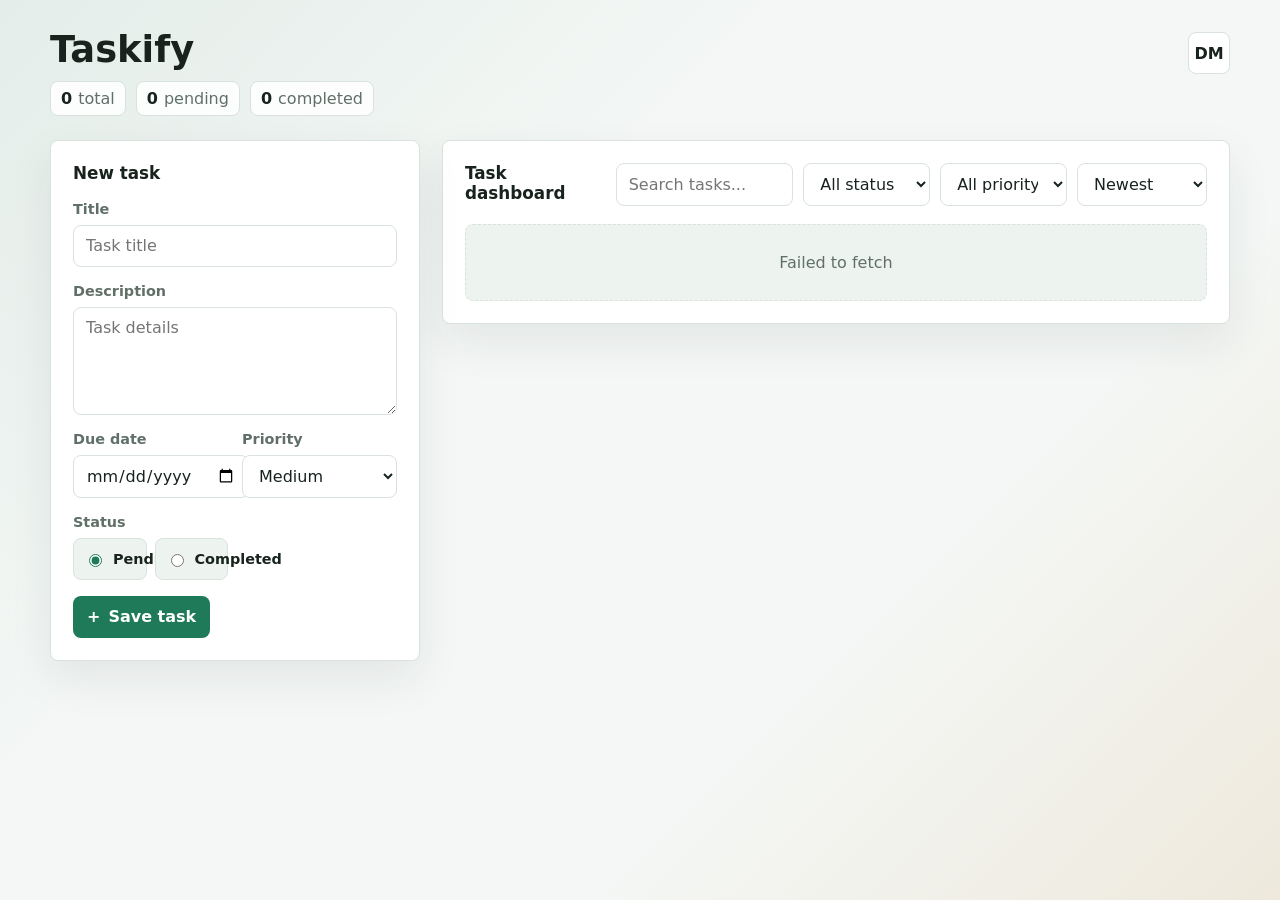
<file: index.html>
<!DOCTYPE html>
<html lang="en">
<head>
    <meta charset="UTF-8" />
    <meta name="viewport" content="width=device-width, initial-scale=1.0" />
    <title>Taskify</title>
    <link rel="stylesheet" href="styles.css" />
</head>
<body>
    <div class="app-shell">
        <header class="app-header">
            <div class="brand-block">
                <h1>Taskify</h1>
                <div class="header-metrics" aria-label="Task summary">
                    <span><strong id="metric-total">0</strong> total</span>
                    <span><strong id="metric-pending">0</strong> pending</span>
                    <span><strong id="metric-completed">0</strong> completed</span>
                </div>
            </div>
            <button id="toggle-theme" class="icon-button theme-toggle" type="button" aria-label="Toggle dark mode" title="Toggle dark mode">
                <span aria-hidden="true">DM</span>
            </button>
        </header>

        <main>
            <section class="task-form-panel">
                <div class="panel-heading">
                    <h2 id="form-title">New task</h2>
                </div>
                <form id="task-form" novalidate>
                    <div class="form-group">
                        <label for="title">Title</label>
                        <input type="text" id="title" name="title" placeholder="Task title" required />
                    </div>
                    <div class="form-group">
                        <label for="description">Description</label>
                        <textarea id="description" name="description" rows="4" placeholder="Task details"></textarea>
                    </div>
                    <div class="form-row">
                        <div class="form-group">
                            <label for="due_date">Due date</label>
                            <input type="date" id="due_date" name="due_date" />
                        </div>
                        <div class="form-group">
                            <label for="priority">Priority</label>
                            <select id="priority" name="priority" required>
                                <option value="Medium">Medium</option>
                                <option value="Low">Low</option>
                                <option value="High">High</option>
                            </select>
                        </div>
                    </div>
                    <div class="form-row">
                        <div class="form-group status-group">
                            <label>Status</label>
                            <div class="status-options">
                                <label><input type="radio" name="status" value="Pending" checked /> Pending</label>
                                <label><input type="radio" name="status" value="Completed" /> Completed</label>
                            </div>
                        </div>
                    </div>
                    <div class="form-actions">
                        <button type="submit" id="submit-btn" class="btn btn-primary">
                            <span aria-hidden="true">+</span>
                            Save task
                        </button>
                        <button type="button" id="cancel-edit" class="btn btn-secondary hidden">Cancel edit</button>
                    </div>
                    <div id="form-error" class="form-error hidden" role="alert"></div>
                </form>
            </section>

            <section class="task-list-panel">
                <div class="panel-heading panel-heading-row">
                    <h2>Task dashboard</h2>
                    <div class="filters">
                        <input id="search-input" type="search" placeholder="Search tasks..." />
                        <select id="filter-status">
                            <option value="all">All status</option>
                            <option value="Pending">Pending</option>
                            <option value="Completed">Completed</option>
                        </select>
                        <select id="filter-priority">
                            <option value="all">All priority</option>
                            <option value="Low">Low</option>
                            <option value="Medium">Medium</option>
                            <option value="High">High</option>
                        </select>
                        <select id="sort-tasks">
                            <option value="createdAt-desc">Newest</option>
                            <option value="createdAt-asc">Oldest</option>
                            <option value="dueDate-asc">Due soon</option>
                            <option value="dueDate-desc">Due latest</option>
                            <option value="priority-desc">High priority</option>
                            <option value="title-asc">Title A-Z</option>
                        </select>
                    </div>
                </div>
                <div id="task-count" class="task-count"></div>
                <div id="task-list" class="task-list" aria-live="polite"></div>
            </section>
        </main>
    </div>
    <script src="app.js"></script>
</body>
</html>
</file>
<file: styles.css>
:root {
    color-scheme: light;
    --bg: #f4f7f5;
    --panel: #ffffff;
    --panel-soft: #edf4ef;
    --text: #18231d;
    --muted: #607068;
    --border: #d9e2dd;
    --primary: #1f7a5a;
    --primary-strong: #15583f;
    --danger: #b4233c;
    --danger-soft: #fde8ec;
    --warning: #b76a00;
    --warning-soft: #fff1d8;
    --success: #257451;
    --success-soft: #ddf6e8;
    --shadow: 0 18px 45px rgba(25, 42, 34, 0.08);
    font-family: Inter, ui-sans-serif, system-ui, -apple-system, BlinkMacSystemFont, "Segoe UI", sans-serif;
}

* {
    box-sizing: border-box;
}

body {
    margin: 0;
    min-height: 100vh;
    background:
        linear-gradient(135deg, rgba(31, 122, 90, 0.08), transparent 36%),
        linear-gradient(315deg, rgba(183, 106, 0, 0.1), transparent 32%),
        var(--bg);
    color: var(--text);
}

body.dark {
    color-scheme: dark;
    --bg: #111713;
    --panel: #1b241f;
    --panel-soft: #233229;
    --text: #eff7f1;
    --muted: #a9b8af;
    --border: #35443c;
    --primary: #62d29e;
    --primary-strong: #90e7bd;
    --danger: #ff8294;
    --danger-soft: #44202a;
    --warning: #ffd178;
    --warning-soft: #3e321e;
    --success: #78d8a5;
    --success-soft: #21392b;
    --shadow: 0 18px 45px rgba(0, 0, 0, 0.22);
}

button,
input,
select,
textarea {
    font: inherit;
}

button {
    cursor: pointer;
}

.app-shell {
    width: min(1180px, calc(100% - 32px));
    margin: 0 auto;
    padding: 32px 0;
}

.app-header {
    display: flex;
    justify-content: space-between;
    gap: 20px;
    align-items: flex-start;
    margin-bottom: 24px;
}

.brand-block {
    display: grid;
    gap: 12px;
}

h1,
h2,
p {
    margin: 0;
}

h1 {
    font-size: 2.3rem;
    line-height: 1;
    letter-spacing: 0;
}

h2 {
    font-size: 1.05rem;
    line-height: 1.2;
}

.header-metrics {
    display: flex;
    flex-wrap: wrap;
    gap: 10px;
    color: var(--muted);
}

.header-metrics span {
    display: inline-flex;
    align-items: center;
    gap: 6px;
    min-height: 34px;
    padding: 7px 10px;
    border: 1px solid var(--border);
    border-radius: 8px;
    background: color-mix(in srgb, var(--panel) 88%, transparent);
}

.header-metrics strong {
    color: var(--text);
}

main {
    display: grid;
    grid-template-columns: minmax(300px, 370px) minmax(0, 1fr);
    gap: 22px;
    align-items: start;
}

.task-form-panel,
.task-list-panel {
    background: var(--panel);
    border: 1px solid var(--border);
    border-radius: 8px;
    box-shadow: var(--shadow);
}

.task-form-panel {
    position: sticky;
    top: 20px;
    padding: 22px;
}

.task-list-panel {
    padding: 22px;
    min-width: 0;
}

.panel-heading {
    margin-bottom: 18px;
}

.panel-heading-row {
    display: flex;
    justify-content: space-between;
    gap: 16px;
    align-items: flex-start;
}

.filters {
    display: grid;
    grid-template-columns: minmax(160px, 1.4fr) minmax(120px, 1fr) minmax(120px, 1fr) minmax(130px, 1fr);
    gap: 10px;
    width: min(100%, 650px);
}

.form-group {
    display: grid;
    gap: 8px;
    margin-bottom: 16px;
}

.form-row {
    display: grid;
    grid-template-columns: repeat(2, minmax(0, 1fr));
    gap: 14px;
}

label {
    color: var(--muted);
    font-size: 0.9rem;
    font-weight: 700;
}

input,
select,
textarea {
    width: 100%;
    min-height: 42px;
    border: 1px solid var(--border);
    border-radius: 8px;
    background: var(--panel);
    color: var(--text);
    padding: 10px 12px;
    outline: none;
}

textarea {
    resize: vertical;
    min-height: 108px;
}

input:focus,
select:focus,
textarea:focus {
    border-color: var(--primary);
    box-shadow: 0 0 0 3px color-mix(in srgb, var(--primary) 18%, transparent);
}

.status-options {
    display: grid;
    grid-template-columns: repeat(2, minmax(0, 1fr));
    gap: 8px;
}

.status-options label {
    min-height: 42px;
    display: flex;
    align-items: center;
    gap: 8px;
    border: 1px solid var(--border);
    border-radius: 8px;
    padding: 8px 10px;
    background: var(--panel-soft);
    color: var(--text);
}

.status-options input {
    width: auto;
    min-height: auto;
    accent-color: var(--primary);
}

.form-actions {
    display: flex;
    gap: 10px;
    flex-wrap: wrap;
}

.btn,
.icon-button {
    min-height: 42px;
    border: 0;
    border-radius: 8px;
    display: inline-flex;
    align-items: center;
    justify-content: center;
    gap: 8px;
    font-weight: 800;
    transition: transform 120ms ease, background 120ms ease, border-color 120ms ease;
}

.btn:hover,
.icon-button:hover {
    transform: translateY(-1px);
}

.btn {
    padding: 10px 14px;
}

.btn-primary {
    background: var(--primary);
    color: #ffffff;
}

body.dark .btn-primary {
    color: #102116;
}

.btn-secondary {
    background: var(--panel-soft);
    color: var(--text);
    border: 1px solid var(--border);
}

.icon-button {
    width: 42px;
    padding: 0;
    background: var(--panel);
    color: var(--text);
    border: 1px solid var(--border);
}

.task-count {
    color: var(--muted);
    margin-bottom: 14px;
    font-weight: 700;
}

.task-list {
    display: grid;
    gap: 12px;
}

.task-card {
    border: 1px solid var(--border);
    border-radius: 8px;
    background: var(--panel);
    padding: 16px;
    display: grid;
    gap: 14px;
}

.task-card.completed {
    background: color-mix(in srgb, var(--success-soft) 55%, var(--panel));
}

.task-main {
    display: grid;
    gap: 8px;
}

.task-title-row {
    display: flex;
    justify-content: space-between;
    align-items: flex-start;
    gap: 12px;
}

.task-title {
    font-size: 1rem;
    line-height: 1.35;
    overflow-wrap: anywhere;
}

.task-description {
    color: var(--muted);
    line-height: 1.55;
    overflow-wrap: anywhere;
}

.task-meta {
    display: flex;
    flex-wrap: wrap;
    gap: 8px;
}

.pill {
    min-height: 28px;
    border-radius: 999px;
    display: inline-flex;
    align-items: center;
    gap: 6px;
    padding: 5px 9px;
    font-size: 0.8rem;
    font-weight: 800;
    border: 1px solid var(--border);
    color: var(--muted);
    background: var(--panel-soft);
}

.pill.high {
    color: var(--danger);
    background: var(--danger-soft);
}

.pill.medium {
    color: var(--warning);
    background: var(--warning-soft);
}

.pill.low,
.pill.completed {
    color: var(--success);
    background: var(--success-soft);
}

.task-actions {
    display: flex;
    gap: 8px;
    flex-wrap: wrap;
}

.task-actions .btn,
.task-actions .icon-button {
    min-height: 36px;
}

.task-actions .icon-button {
    width: auto;
    min-width: 52px;
    padding: 0 10px;
}

.danger-button {
    color: var(--danger);
}

.empty-state,
.loading-state {
    border: 1px dashed var(--border);
    border-radius: 8px;
    padding: 28px;
    text-align: center;
    color: var(--muted);
    background: var(--panel-soft);
}

.form-error {
    margin-top: 14px;
    border-radius: 8px;
    background: var(--danger-soft);
    color: var(--danger);
    padding: 11px 12px;
    font-weight: 700;
    line-height: 1.4;
}

.hidden {
    display: none !important;
}

@media (max-width: 920px) {
    main {
        grid-template-columns: 1fr;
    }

    .task-form-panel {
        position: static;
    }

    .panel-heading-row {
        display: grid;
    }

    .filters {
        grid-template-columns: repeat(2, minmax(0, 1fr));
        width: 100%;
    }
}

@media (max-width: 620px) {
    .app-shell {
        width: min(100% - 22px, 1180px);
        padding: 18px 0;
    }

    .app-header {
        align-items: stretch;
    }

    h1 {
        font-size: 1.9rem;
    }

    .form-row,
    .filters,
    .status-options {
        grid-template-columns: 1fr;
    }

    .task-form-panel,
    .task-list-panel {
        padding: 16px;
    }

    .task-title-row {
        display: grid;
    }
}
</file>
